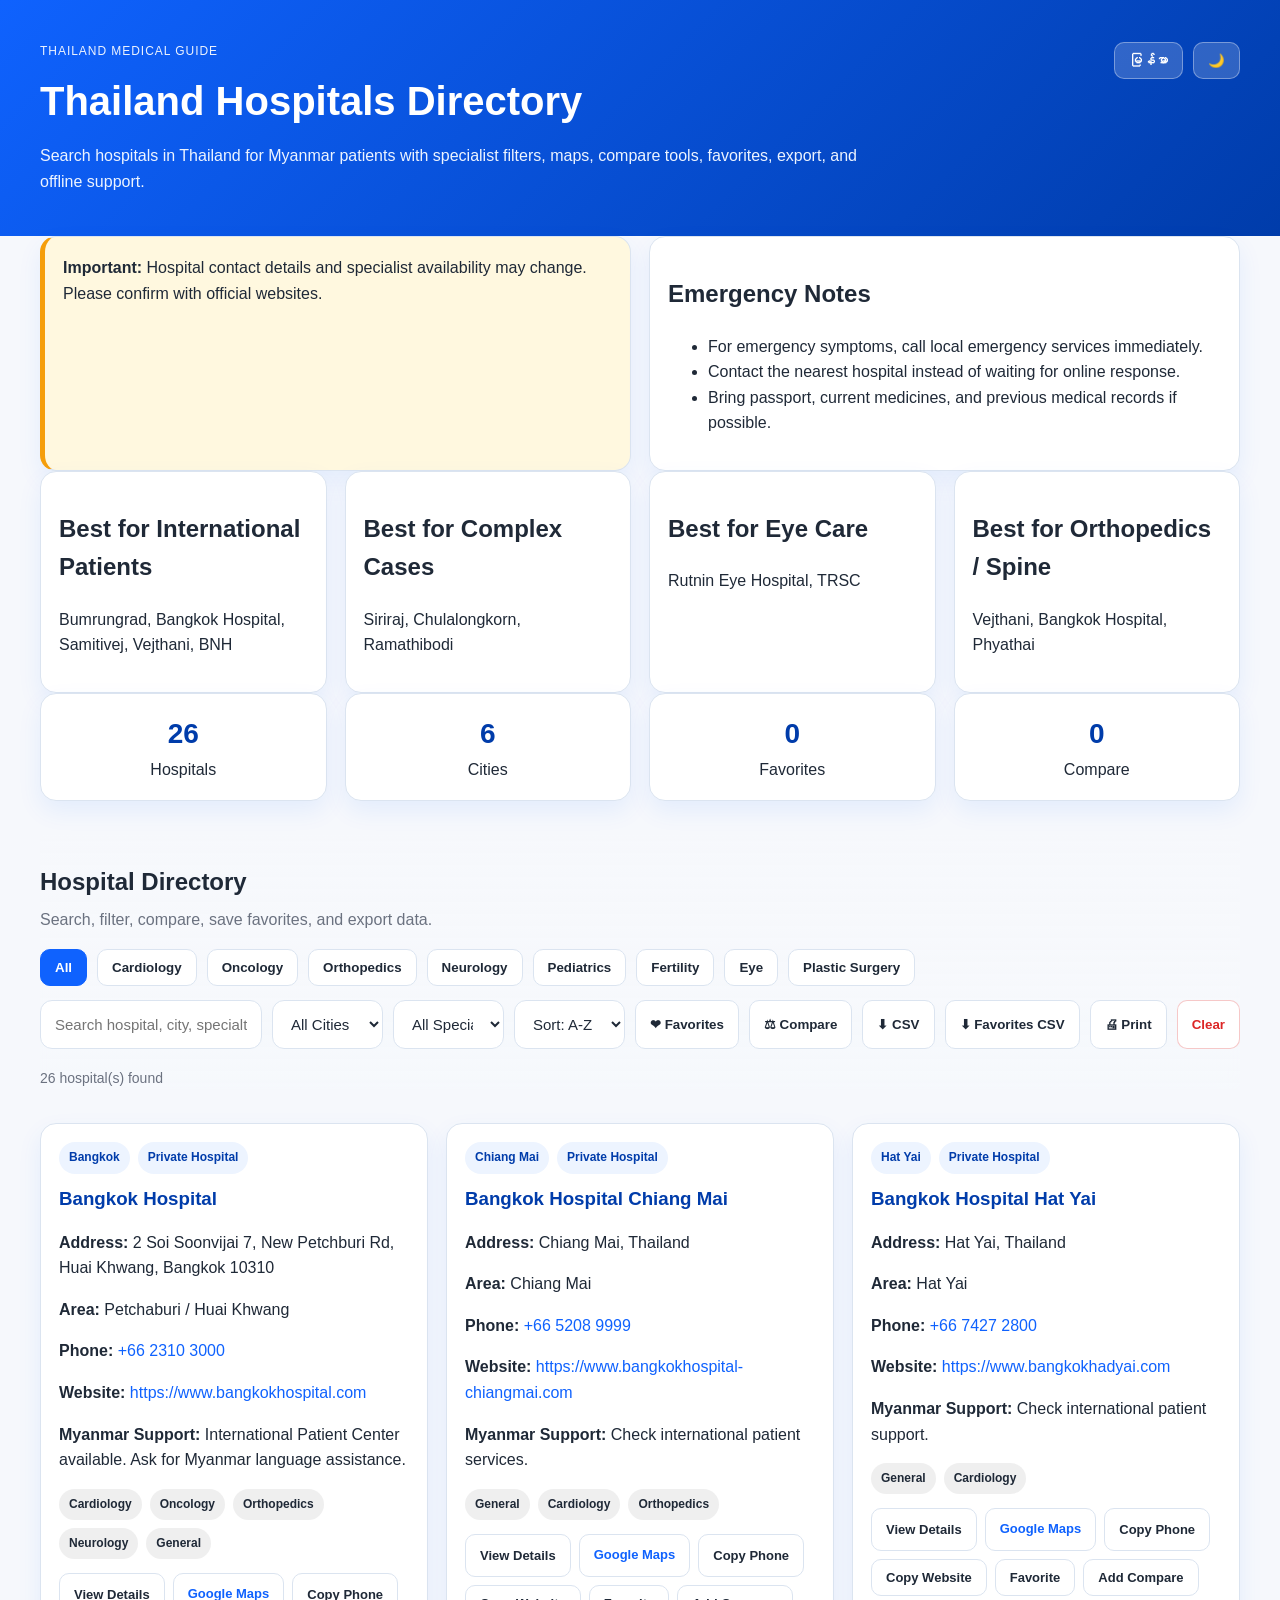
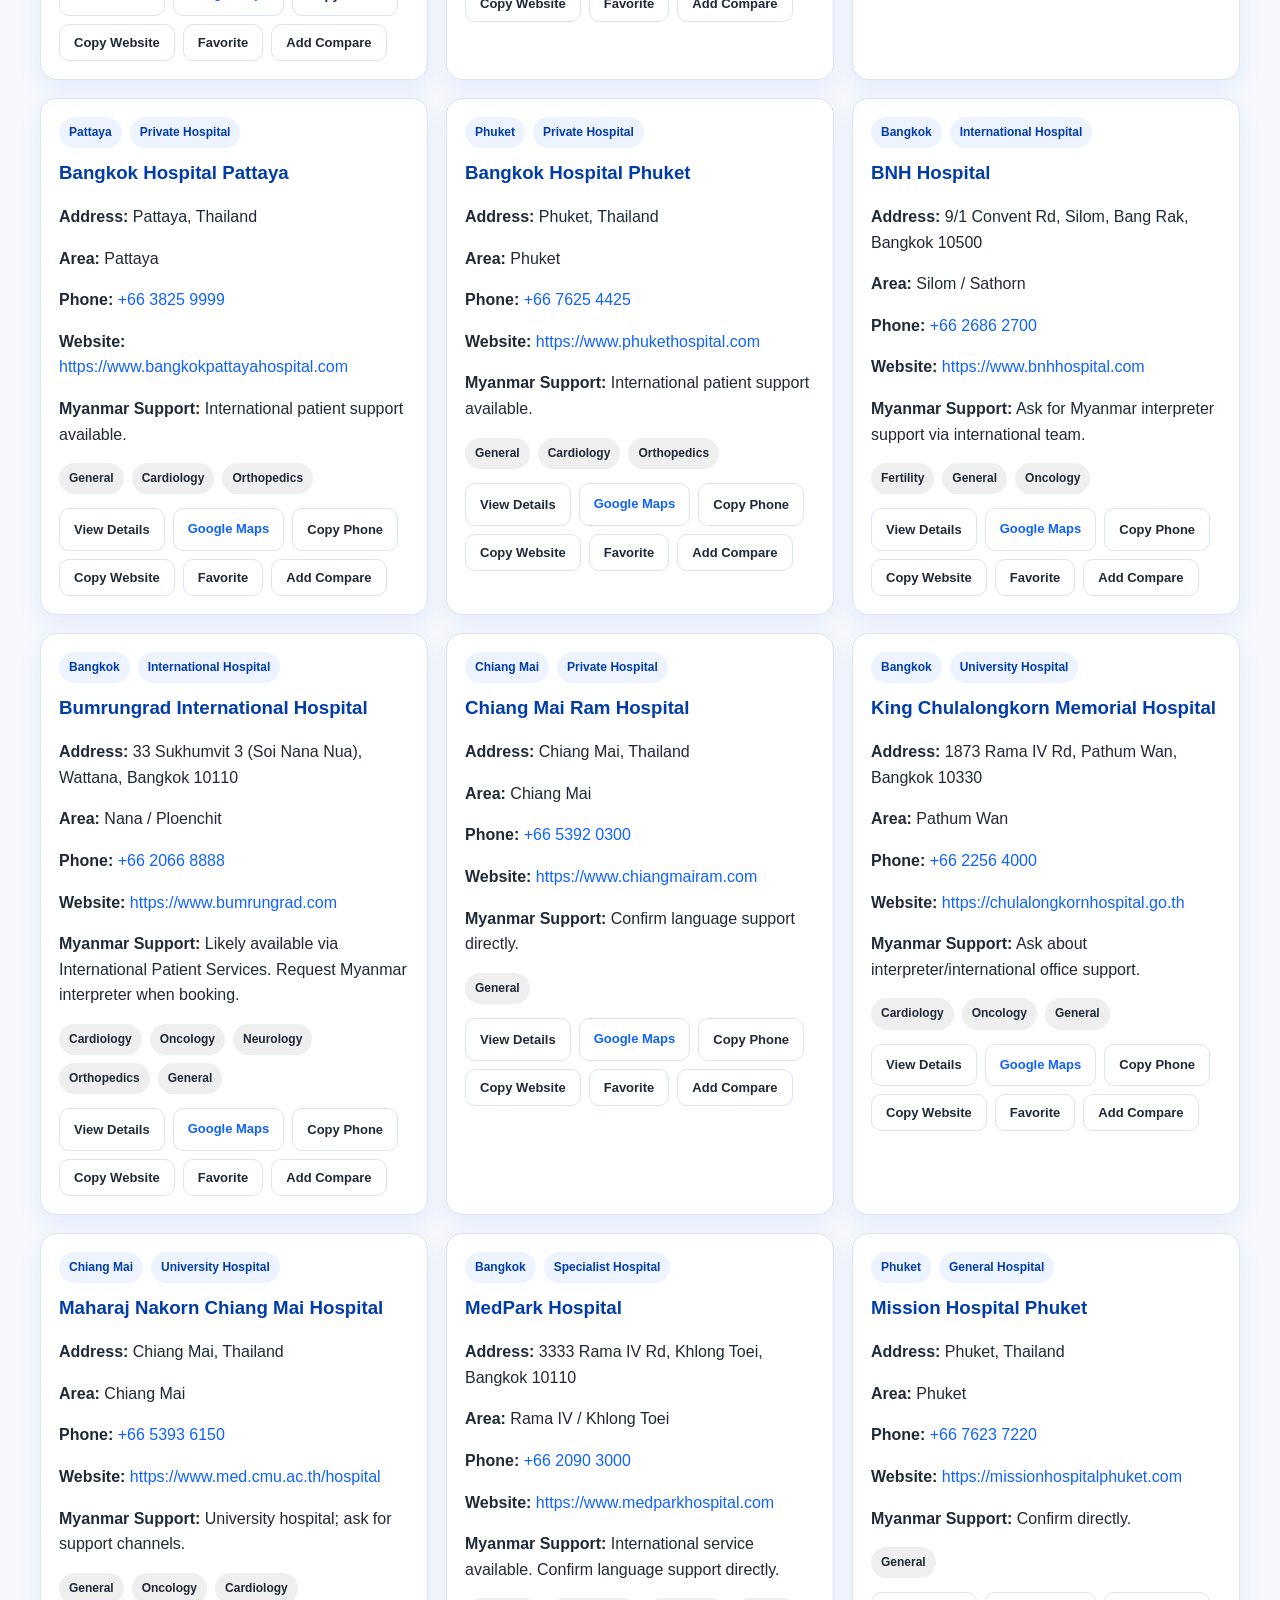
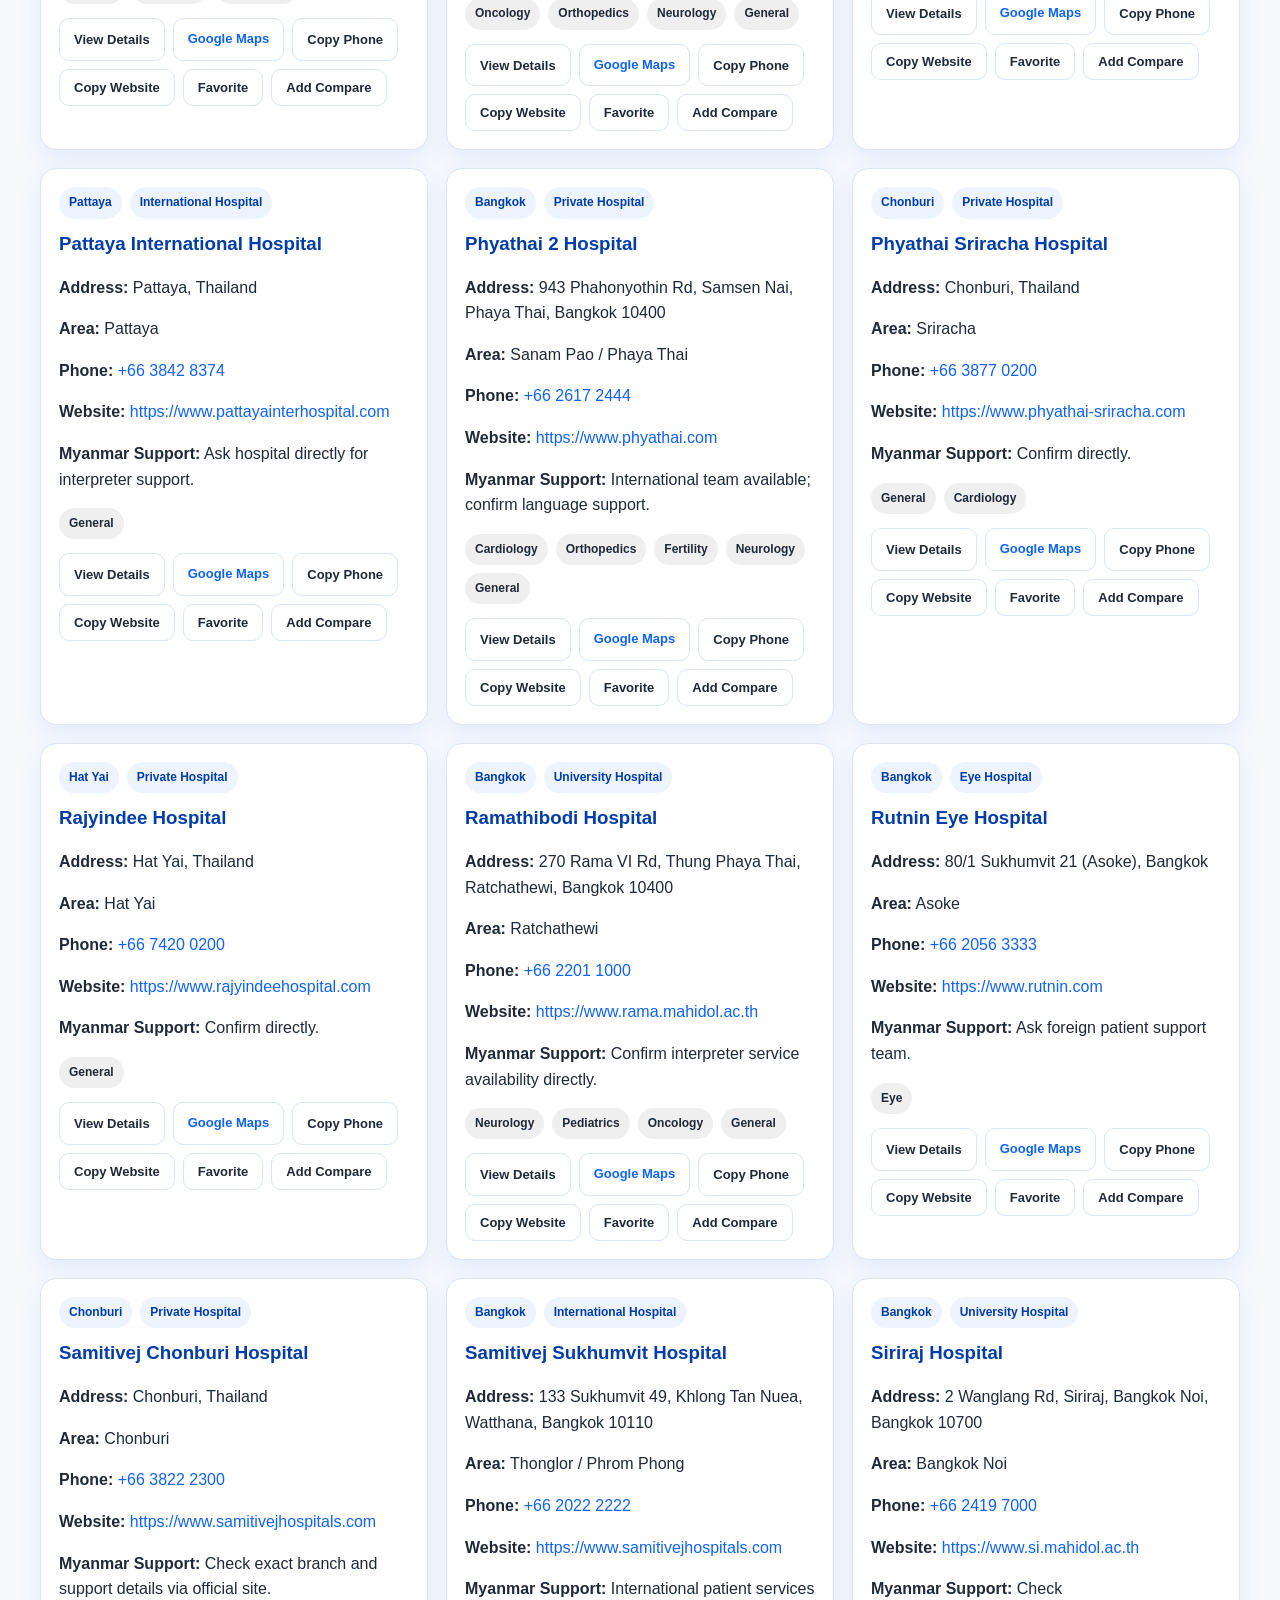
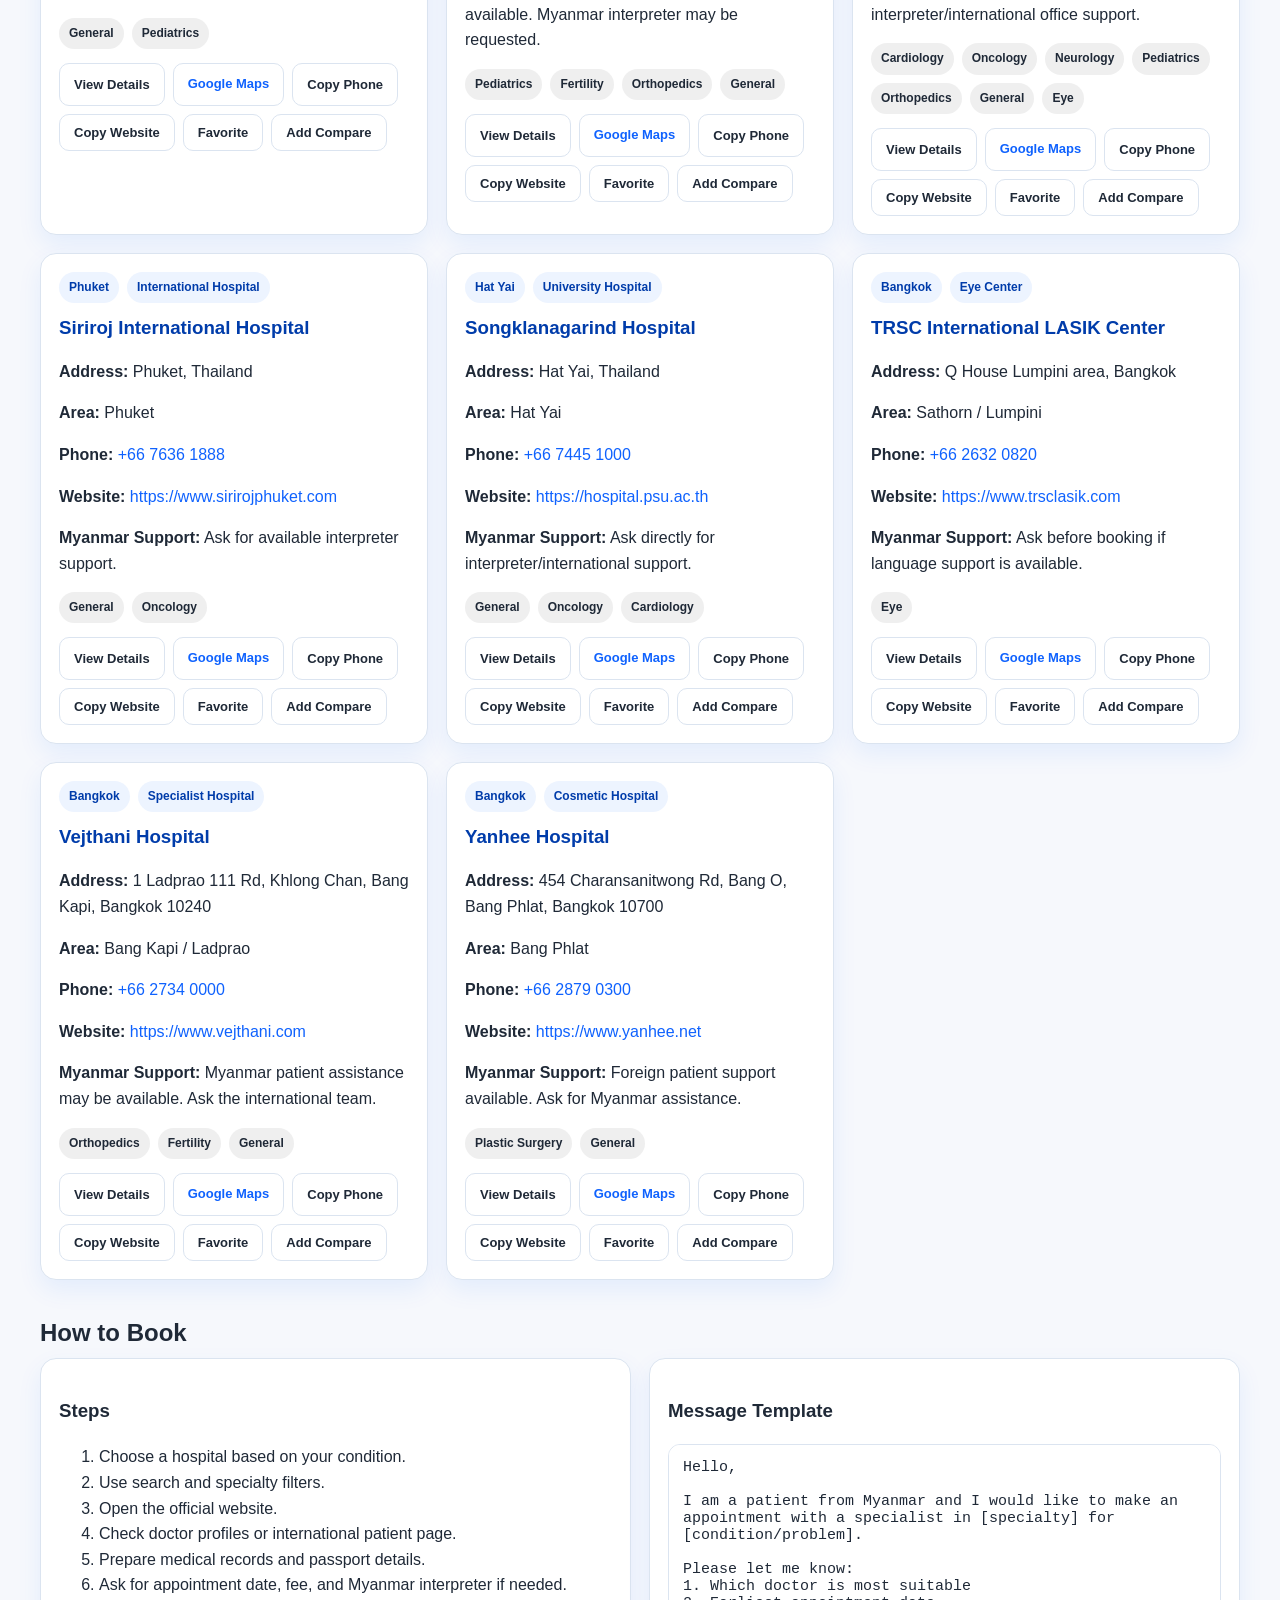
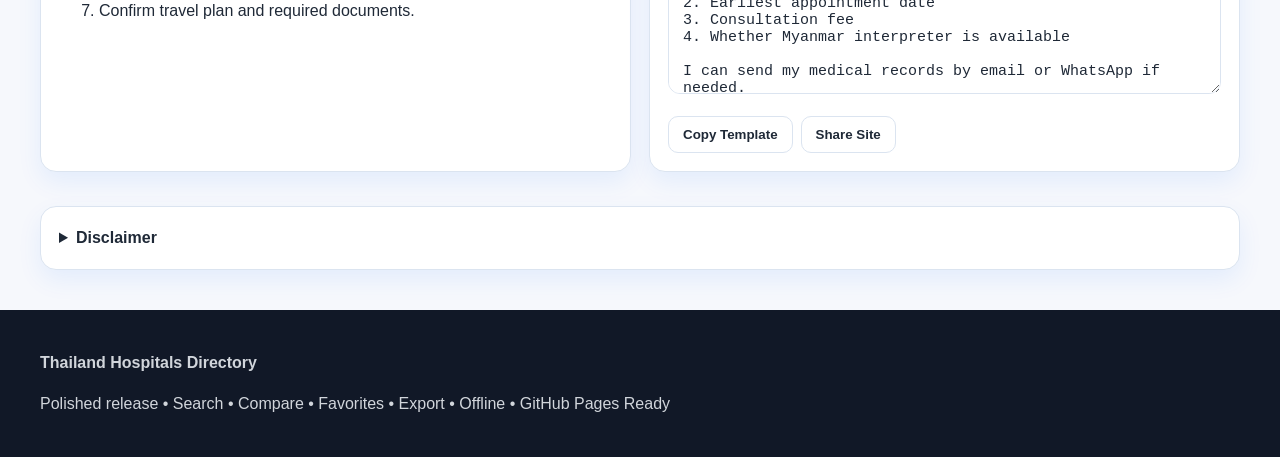
<file: index.html>
<!DOCTYPE html>
<html lang="en">
<head>
  <meta charset="UTF-8" />
  <meta name="viewport" content="width=device-width, initial-scale=1.0" />
  <title>Thailand Hospitals Directory</title>
  <meta name="description" content="Polished Thailand hospitals directory for Myanmar patients with search, filters, compare, favorites, export, dark mode, offline support and multilingual UI." />
  <meta name="theme-color" content="#0f62fe" />
  <meta property="og:title" content="Thailand Hospitals Directory" />
  <meta property="og:description" content="Find hospitals in Thailand for Myanmar patients with specialist filters, maps, compare tools, and offline support." />
  <meta property="og:type" content="website" />
  <link rel="manifest" href="manifest.webmanifest" />
  <link rel="icon" href='data:image/svg+xml;utf8,
  <svg xmlns="http://www.w3.org/2000/svg" viewBox="0 0 100 100">
    <rect width="100" height="100" rx="18" fill="%230f62fe"/>
    <path d="M45 18h10v27h27v10H55v27H45V55H18V45h27z" fill="white"/>
  </svg>'>
  <link rel="stylesheet" href="style.css" />
</head>
<body>
  <a class="skip-link" href="#mainContent">Skip to content</a>

  <header class="hero">
    <div class="container hero-inner">
      <div>
        <p class="eyebrow">Thailand Medical Guide</p>
        <h1 id="ui-title">Thailand Hospitals Directory</h1>
        <p id="ui-subtitle" class="hero-text">
          Search hospitals in Thailand for Myanmar patients with specialist filters, maps, compare tools, favorites, export, and offline support.
        </p>
      </div>

      <div class="top-toolbar">
        <button id="langToggle" class="icon-btn" type="button" aria-label="Toggle language">မြန်မာ</button>
        <button id="darkToggle" class="icon-btn" type="button" aria-label="Toggle dark mode">🌙</button>
        <button id="installBtn" class="icon-btn hidden" type="button" aria-label="Install app">⬇ Install</button>
      </div>
    </div>
  </header>

  <main id="mainContent" class="container">
    <section class="notice-grid">
      <div class="info-box">
        <strong id="ui-important-label">Important:</strong>
        <span id="ui-important-text">
          Hospital contact details and specialist availability may change. Please confirm with official websites.
        </span>
      </div>

      <div class="emergency-box">
        <h2 id="ui-emergency-title">Emergency Notes</h2>
        <ul id="ui-emergency-list"></ul>
      </div>
    </section>

    <section class="summary-grid" aria-label="Summary cards">
      <div class="summary-card">
        <h2 id="ui-best-intl-title">Best for International Patients</h2>
        <p>Bumrungrad, Bangkok Hospital, Samitivej, Vejthani, BNH</p>
      </div>
      <div class="summary-card">
        <h2 id="ui-best-complex-title">Best for Complex Cases</h2>
        <p>Siriraj, Chulalongkorn, Ramathibodi</p>
      </div>
      <div class="summary-card">
        <h2 id="ui-best-eye-title">Best for Eye Care</h2>
        <p>Rutnin Eye Hospital, TRSC</p>
      </div>
      <div class="summary-card">
        <h2 id="ui-best-ortho-title">Best for Orthopedics / Spine</h2>
        <p>Vejthani, Bangkok Hospital, Phyathai</p>
      </div>
    </section>

    <section class="stats-grid" aria-label="Hospital statistics">
      <div class="stat-card">
        <span id="statTotal" class="stat-number">0</span>
        <span id="ui-stat-total">Hospitals</span>
      </div>
      <div class="stat-card">
        <span id="statCities" class="stat-number">0</span>
        <span id="ui-stat-cities">Cities</span>
      </div>
      <div class="stat-card">
        <span id="statFavorites" class="stat-number">0</span>
        <span id="ui-stat-favorites">Favorites</span>
      </div>
      <div class="stat-card">
        <span id="statCompare" class="stat-number">0</span>
        <span id="ui-stat-compare">Compare</span>
      </div>
    </section>

    <section class="section sticky-panel">
      <div class="section-header">
        <h2 id="ui-directory-title">Hospital Directory</h2>
        <p id="ui-directory-subtitle">Search, filter, compare, save favorites, and export data.</p>
      </div>

      <div class="quick-filters" id="quickFilters"></div>

      <div class="controls">
        <label class="sr-only" for="searchInput">Search</label>
        <input type="text" id="searchInput" placeholder="Search hospital, city, specialty..." />

        <label class="sr-only" for="cityFilter">City Filter</label>
        <select id="cityFilter">
          <option value="all">All Cities</option>
        </select>

        <label class="sr-only" for="specialtyFilter">Specialty Filter</label>
        <select id="specialtyFilter">
          <option value="all">All Specialties</option>
        </select>

        <label class="sr-only" for="sortFilter">Sort</label>
        <select id="sortFilter">
          <option value="az">Sort: A-Z</option>
          <option value="za">Sort: Z-A</option>
        </select>

        <button id="favoritesOnlyBtn" class="control-btn" type="button">❤ Favorites</button>
        <button id="compareModeBtn" class="control-btn" type="button">⚖ Compare</button>
        <button id="exportCsvBtn" class="control-btn" type="button">⬇ CSV</button>
        <button id="exportFavBtn" class="control-btn" type="button">⬇ Favorites CSV</button>
        <button id="printBtn" class="control-btn" type="button">🖨 Print</button>
        <button id="clearBtn" class="control-btn danger-btn" type="button">Clear</button>
      </div>

      <div class="results-row">
        <div id="hospitalCount" class="results-count" aria-live="polite"></div>
        <div id="activeState" class="active-state"></div>
      </div>
    </section>

    <section class="section">
      <div id="compareBar" class="compare-bar hidden" aria-live="polite">
        <div>
          <strong id="ui-compare-selected-label">Selected for compare:</strong>
          <span id="compareCount">0</span>/3
        </div>
        <div class="compare-actions">
          <button id="viewCompareBtn" class="control-btn" type="button">View Compare</button>
          <button id="clearCompareBtn" class="control-btn" type="button">Clear Compare</button>
        </div>
      </div>

      <div id="hospitalList" class="hospital-grid" aria-live="polite"></div>
    </section>

    <section class="section">
      <div class="section-header">
        <h2 id="ui-booking-title">How to Book</h2>
      </div>

      <div class="booking-grid">
        <div class="booking-card">
          <h3 id="ui-steps-title">Steps</h3>
          <ol id="ui-steps-list"></ol>
        </div>

        <div class="booking-card">
          <h3 id="ui-template-title">Message Template</h3>
          <textarea id="messageTemplate" readonly></textarea>
          <div class="card-actions">
            <button id="copyTemplateBtn" class="control-btn" type="button">Copy Template</button>
            <button id="shareSiteBtn" class="control-btn" type="button">Share Site</button>
          </div>
        </div>
      </div>
    </section>

    <section class="section">
      <details class="disclaimer-box">
        <summary id="ui-disclaimer-title">Disclaimer</summary>
        <p id="ui-disclaimer-text"></p>
      </details>
    </section>
  </main>

  <div id="modalOverlay" class="modal-overlay hidden" role="dialog" aria-modal="true" aria-labelledby="modalTitle">
    <div class="modal">
      <button id="closeModal" class="close-btn" type="button" aria-label="Close details modal">&times;</button>
      <div id="modalContent"></div>
    </div>
  </div>

  <div id="compareOverlay" class="modal-overlay hidden" role="dialog" aria-modal="true" aria-labelledby="compareTitle">
    <div class="modal large-modal">
      <button id="closeCompareModal" class="close-btn" type="button" aria-label="Close compare modal">&times;</button>
      <div id="compareContent"></div>
    </div>
  </div>

  <div id="toast" class="toast hidden" aria-live="assertive"></div>

  <footer>
    <div class="container">
      <p><strong>Thailand Hospitals Directory</strong></p>
      <p>Polished release • Search • Compare • Favorites • Export • Offline • GitHub Pages Ready</p>
    </div>
  </footer>

  <script src="script.js"></script>
</body>
</html>
</file>
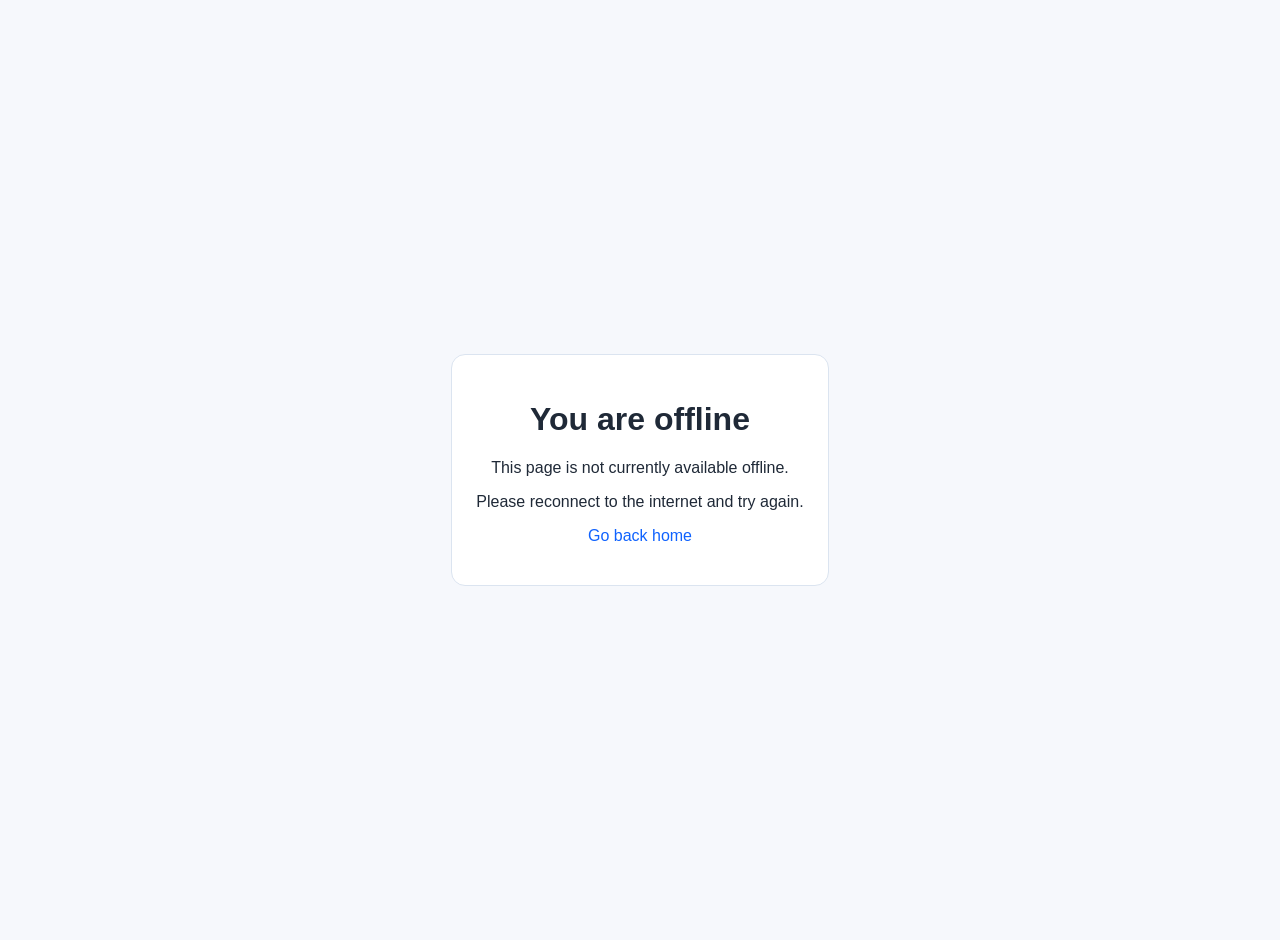
<file: offline.html>
<!DOCTYPE html>
<html lang="en">
<head>
  <meta charset="UTF-8" />
  <meta name="viewport" content="width=device-width, initial-scale=1.0" />
  <title>Offline</title>
  <style>
    body {
      font-family: Arial, sans-serif;
      background: #f6f8fc;
      color: #1f2937;
      display: grid;
      place-items: center;
      min-height: 100vh;
      margin: 0;
      text-align: center;
      padding: 20px;
    }
    .box {
      background: white;
      border: 1px solid #dbe4f0;
      border-radius: 14px;
      padding: 24px;
      max-width: 520px;
    }
    a {
      color: #0f62fe;
      text-decoration: none;
    }
  </style>
</head>
<body>
  <div class="box">
    <h1>You are offline</h1>
    <p>This page is not currently available offline.</p>
    <p>Please reconnect to the internet and try again.</p>
    <p><a href="./index.html">Go back home</a></p>
  </div>
</body>
</html>
</file>
<file: style.css>
:root {
  --bg: #f6f8fc;
  --card: #ffffff;
  --text: #1f2937;
  --muted: #6b7280;
  --primary: #0f62fe;
  --primary-dark: #003caa;
  --border: #dbe4f0;
  --accent: #edf4ff;
  --warning-bg: #fff8df;
  --warning-border: #f59e0b;
  --danger: #dc2626;
  --shadow: 0 10px 24px rgba(15, 98, 254, 0.08);
  --toast-bg: #111827;
  --toast-text: #ffffff;
}

body.dark {
  --bg: #0f172a;
  --card: #111827;
  --text: #f3f4f6;
  --muted: #94a3b8;
  --primary: #60a5fa;
  --primary-dark: #bfdbfe;
  --border: #253042;
  --accent: #172554;
  --warning-bg: #3b2f0d;
  --warning-border: #f59e0b;
  --danger: #f87171;
  --shadow: 0 10px 24px rgba(0, 0, 0, 0.35);
  --toast-bg: #f9fafb;
  --toast-text: #111827;
}

* { box-sizing: border-box; }
html { scroll-behavior: smooth; }

body {
  margin: 0;
  font-family:
    Inter,
    "Noto Sans Myanmar",
    "Pyidaungsu",
    Arial,
    Helvetica,
    sans-serif;
  background: var(--bg);
  color: var(--text);
  line-height: 1.6;
}

.container {
  width: min(1200px, calc(100% - 32px));
  margin: 0 auto;
}

.skip-link {
  position: absolute;
  left: -9999px;
  top: auto;
}

.skip-link:focus {
  left: 12px;
  top: 12px;
  background: black;
  color: white;
  padding: 10px 14px;
  z-index: 2000;
}

.sr-only {
  position: absolute;
  left: -9999px;
}

.hero {
  background: linear-gradient(135deg, var(--primary), var(--primary-dark));
  color: white;
  padding: 42px 0;
}

.hero-inner {
  display: flex;
  justify-content: space-between;
  gap: 24px;
  align-items: flex-start;
}

.eyebrow {
  margin: 0 0 8px;
  text-transform: uppercase;
  letter-spacing: 0.08em;
  font-size: 12px;
  opacity: 0.92;
}

.hero h1 {
  margin: 0 0 10px;
  font-size: 40px;
}

.hero-text {
  max-width: 860px;
  margin: 0;
  color: #edf4ff;
}

.top-toolbar {
  display: flex;
  gap: 10px;
  flex-wrap: wrap;
}

.icon-btn,
.control-btn,
.card-btn,
.quick-btn {
  border: 1px solid var(--border);
  background: var(--card);
  color: var(--text);
  padding: 10px 14px;
  border-radius: 10px;
  cursor: pointer;
  font-weight: 700;
  transition: transform 0.15s ease, background 0.15s ease;
}

.icon-btn:hover,
.control-btn:hover,
.card-btn:hover,
.quick-btn:hover {
  transform: translateY(-1px);
}

.icon-btn {
  background: rgba(255,255,255,0.18);
  color: white;
  border-color: rgba(255,255,255,0.35);
}

.quick-btn.active,
.control-btn.active {
  background: var(--primary);
  color: white;
  border-color: var(--primary);
}

.danger-btn {
  color: var(--danger);
  border-color: rgba(220,38,38,0.25);
}

.notice-grid,
.summary-grid,
.stats-grid,
.booking-grid {
  display: grid;
  grid-template-columns: repeat(auto-fit, minmax(250px, 1fr));
  gap: 18px;
}

.info-box,
.emergency-box,
.summary-card,
.stat-card,
.booking-card,
.hospital-card,
.modal,
.disclaimer-box,
.compare-bar {
  background: var(--card);
  border: 1px solid var(--border);
  box-shadow: var(--shadow);
  border-radius: 16px;
}

.info-box,
.emergency-box,
.summary-card,
.stat-card,
.booking-card,
.disclaimer-box,
.compare-bar {
  padding: 18px;
}

.info-box {
  background: var(--warning-bg);
  border-left: 5px solid var(--warning-border);
}

.stat-card {
  text-align: center;
}

.stat-number {
  display: block;
  font-size: 28px;
  font-weight: 800;
  color: var(--primary-dark);
}

.section {
  margin: 34px 0;
}

.sticky-panel {
  position: sticky;
  top: 0;
  z-index: 20;
  backdrop-filter: blur(10px);
  padding-top: 8px;
  background: linear-gradient(to bottom, rgba(246,248,252,0.96), rgba(246,248,252,0.88));
}

body.dark .sticky-panel {
  background: linear-gradient(to bottom, rgba(15,23,42,0.96), rgba(15,23,42,0.88));
}

.section-header h2 {
  margin-bottom: 6px;
}

.section-header p {
  margin-top: 0;
  color: var(--muted);
}

.quick-filters {
  display: flex;
  flex-wrap: wrap;
  gap: 10px;
  margin: 14px 0;
}

.controls {
  display: grid;
  grid-template-columns: 2fr 1fr 1fr 1fr auto auto auto auto auto auto;
  gap: 10px;
  margin: 14px 0 18px;
}

.controls input,
.controls select,
textarea {
  width: 100%;
  padding: 14px;
  border-radius: 12px;
  border: 1px solid var(--border);
  background: var(--card);
  color: var(--text);
  font-size: 15px;
}

.results-row {
  display: flex;
  justify-content: space-between;
  gap: 10px;
  flex-wrap: wrap;
}

.results-count,
.active-state {
  color: var(--muted);
  font-size: 14px;
}

.compare-bar {
  display: flex;
  justify-content: space-between;
  gap: 12px;
  align-items: center;
  margin-bottom: 18px;
}

.compare-actions {
  display: flex;
  gap: 10px;
  flex-wrap: wrap;
}

.hospital-grid {
  display: grid;
  grid-template-columns: repeat(auto-fit, minmax(320px, 1fr));
  gap: 18px;
}

.hospital-card {
  padding: 18px;
}

.hospital-card h3 {
  margin: 0 0 10px;
  color: var(--primary-dark);
}

.badges,
.specialties,
.card-actions {
  display: flex;
  flex-wrap: wrap;
  gap: 8px;
}

.badges {
  margin-bottom: 10px;
}

.badge,
.spec-tag {
  padding: 6px 10px;
  border-radius: 999px;
  font-size: 12px;
  font-weight: 700;
}

.badge {
  background: var(--accent);
  color: var(--primary-dark);
}

.spec-tag {
  background: rgba(127,127,127,0.12);
}

.card-actions {
  margin-top: 14px;
}

.card-btn {
  font-size: 13px;
}

.hospital-card a,
.modal a,
.compare-table a {
  color: var(--primary);
  text-decoration: none;
  word-break: break-word;
}

.highlight {
  background: #fff2a8;
  color: #111827;
  padding: 0 2px;
  border-radius: 4px;
}

textarea {
  min-height: 250px;
  resize: vertical;
}

.disclaimer-box summary {
  cursor: pointer;
  font-weight: 700;
}

.modal-overlay {
  position: fixed;
  inset: 0;
  background: rgba(0,0,0,0.58);
  display: flex;
  align-items: center;
  justify-content: center;
  padding: 18px;
  z-index: 999;
}

.modal {
  width: min(760px, 100%);
  padding: 20px;
  position: relative;
  max-height: 90vh;
  overflow-y: auto;
}

.large-modal {
  width: min(1100px, 100%);
}

.compare-table {
  width: 100%;
  border-collapse: collapse;
  margin-top: 16px;
}

.compare-table th,
.compare-table td {
  border: 1px solid var(--border);
  padding: 10px;
  vertical-align: top;
  text-align: left;
}

.compare-table th {
  background: var(--accent);
}

.close-btn {
  position: absolute;
  top: 8px;
  right: 12px;
  border: none;
  background: transparent;
  font-size: 28px;
  color: var(--text);
  cursor: pointer;
}

.toast {
  position: fixed;
  right: 18px;
  bottom: 18px;
  background: var(--toast-bg);
  color: var(--toast-text);
  padding: 12px 16px;
  border-radius: 12px;
  box-shadow: 0 12px 30px rgba(0,0,0,0.2);
  z-index: 2000;
}

.hidden { display: none !important; }

footer {
  margin-top: 40px;
  background: #111827;
  color: #d1d5db;
  padding: 24px 0;
}

@media print {
  .hero,
  .top-toolbar,
  .sticky-panel,
  .card-actions,
  .compare-bar,
  .notice-grid,
  .toast,
  footer {
    display: none !important;
  }

  body {
    background: white;
    color: black;
  }

  .hospital-card,
  .booking-card,
  .summary-card,
  .stat-card,
  .disclaimer-box {
    box-shadow: none;
    border: 1px solid #ccc;
  }
}

@media (max-width: 1200px) {
  .controls {
    grid-template-columns: 1fr 1fr;
  }
}

@media (max-width: 900px) {
  .hero-inner {
    flex-direction: column;
  }

  .hero h1 {
    font-size: 32px;
  }

  .controls {
    grid-template-columns: 1fr;
  }

  .compare-bar {
    flex-direction: column;
    align-items: flex-start;
  }
}
</file>
